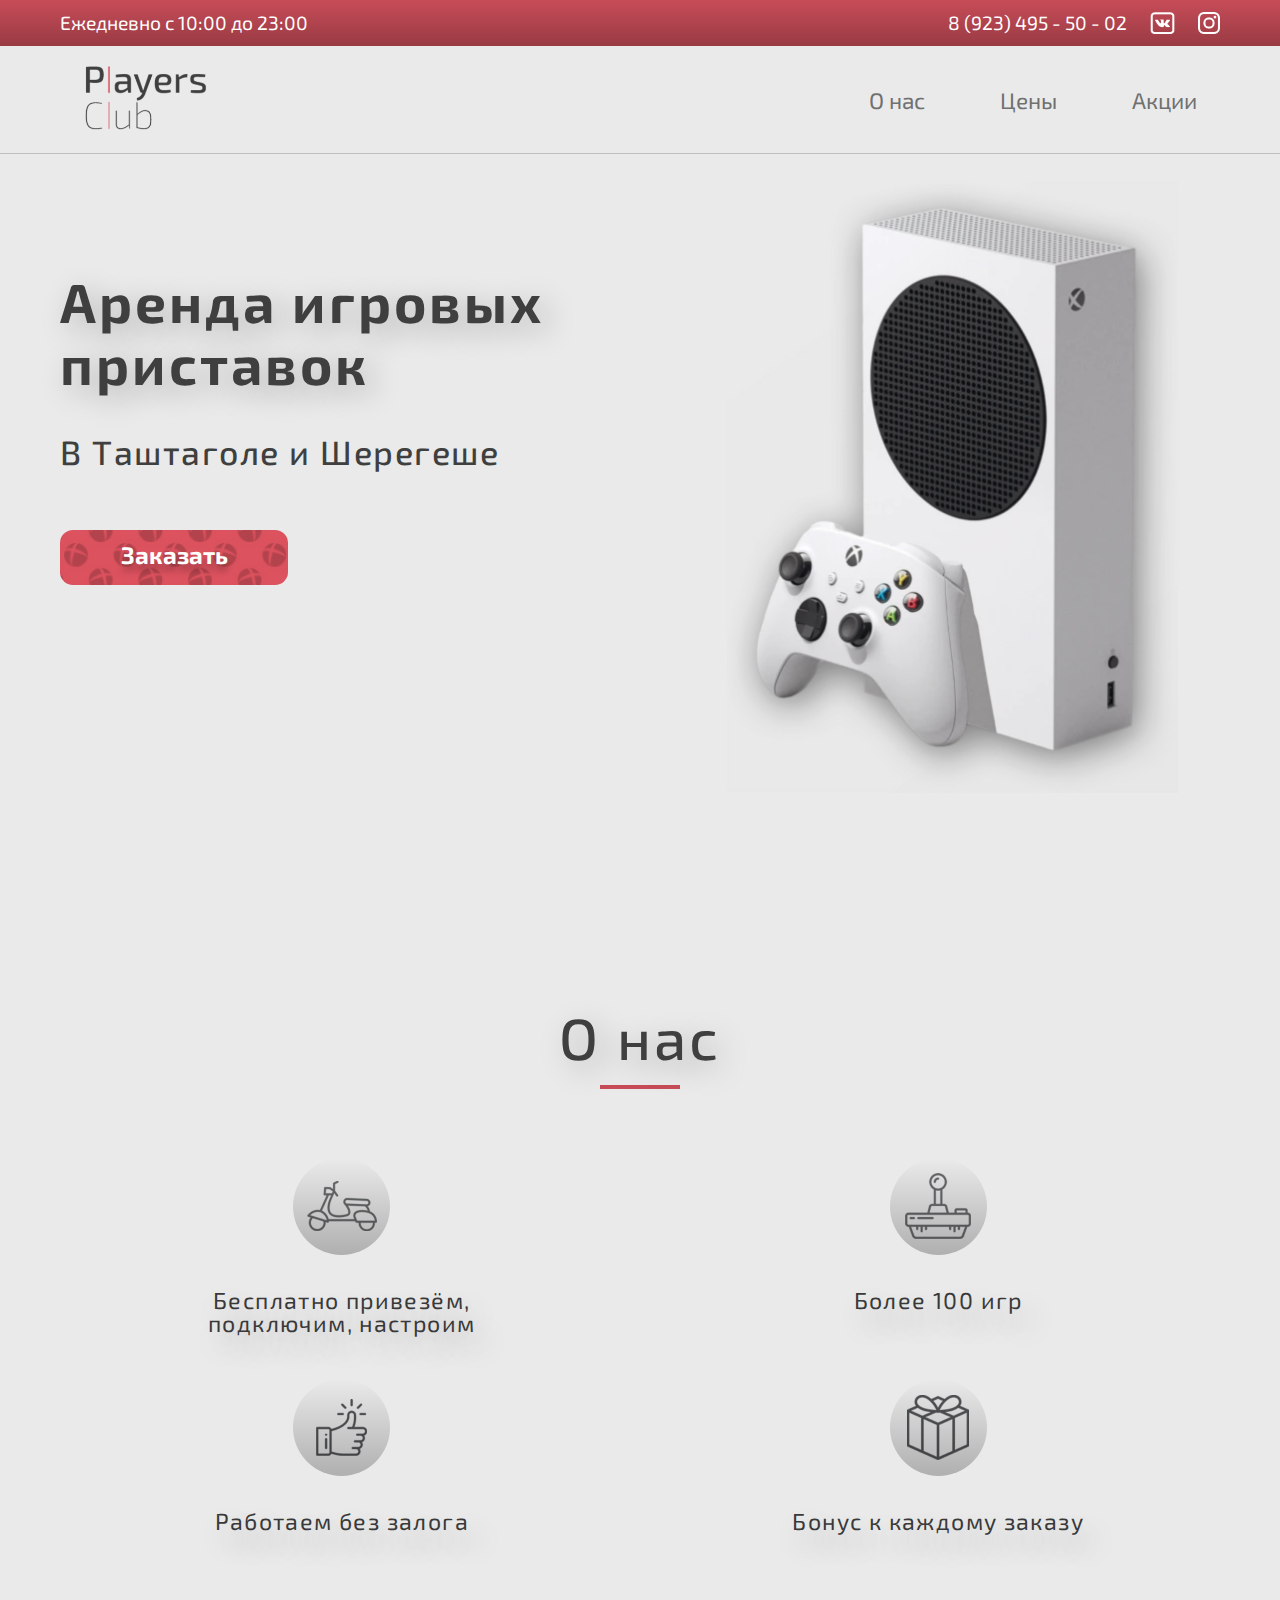
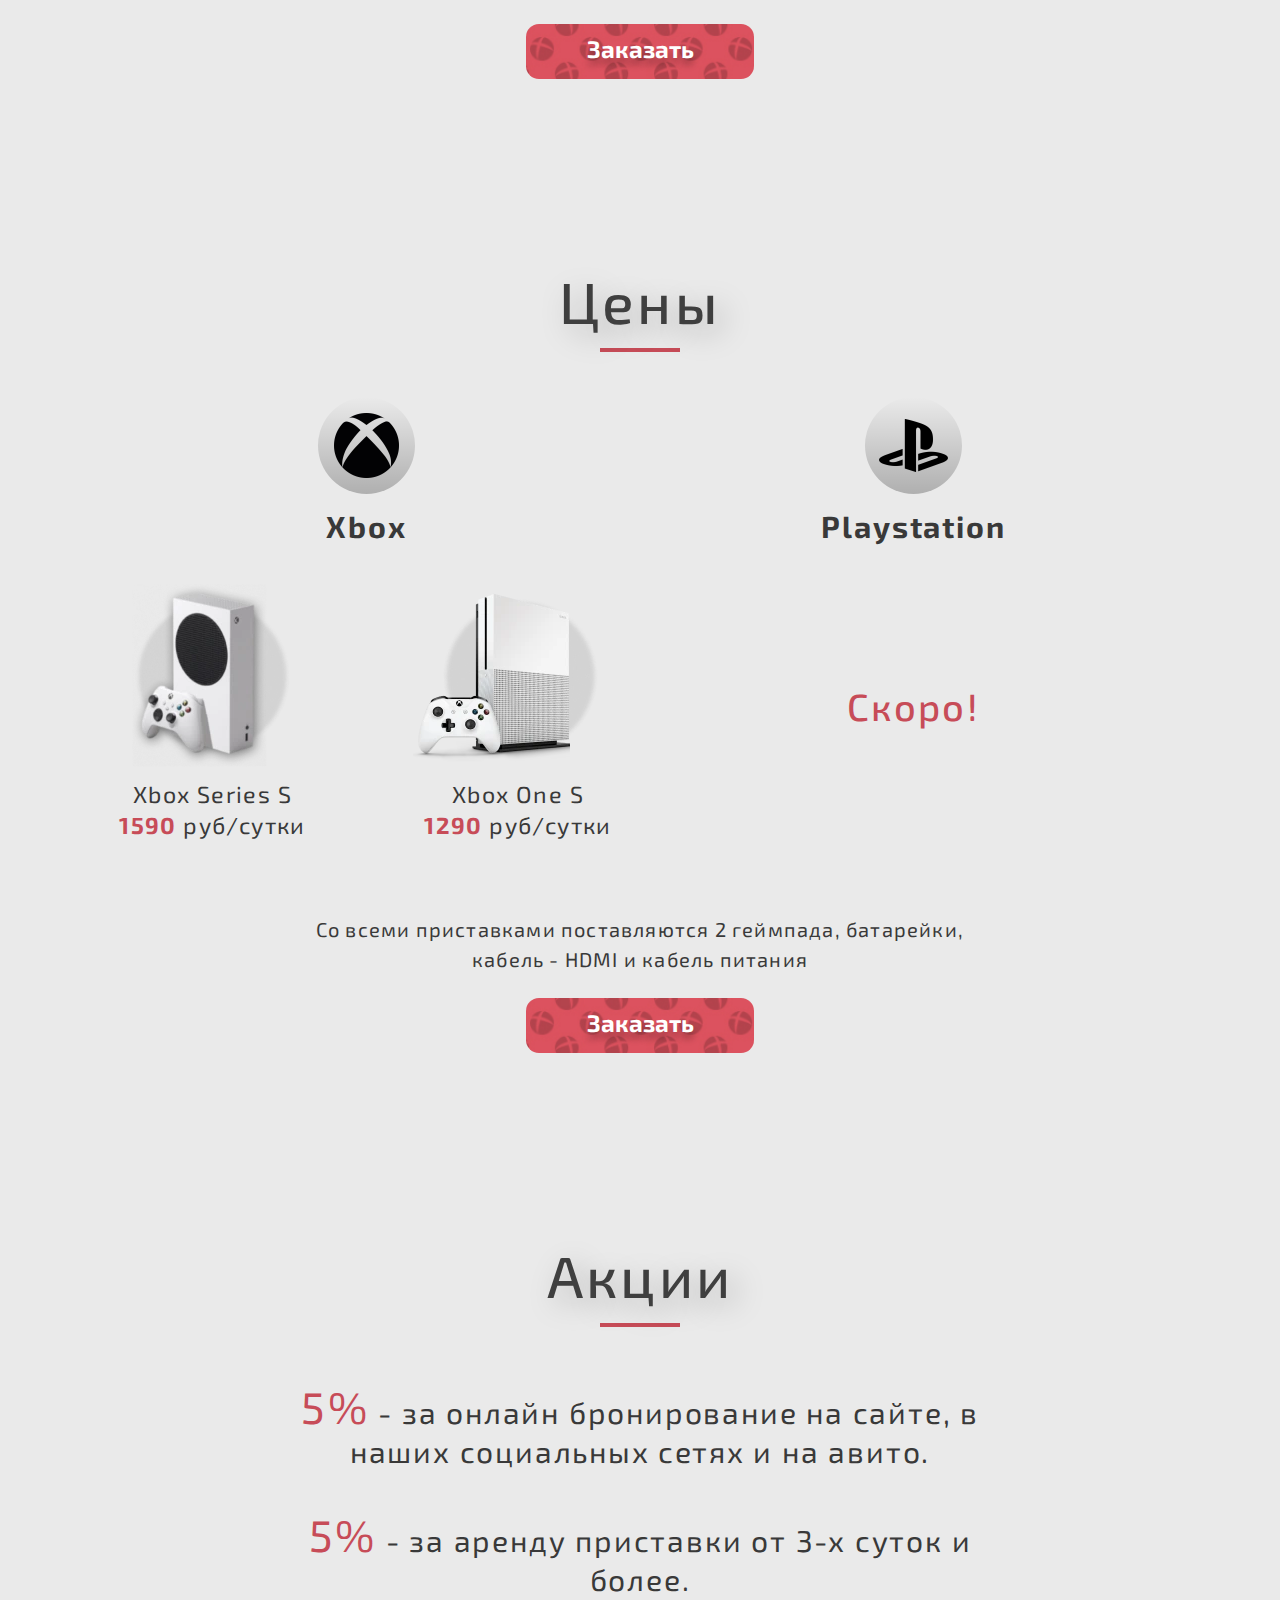
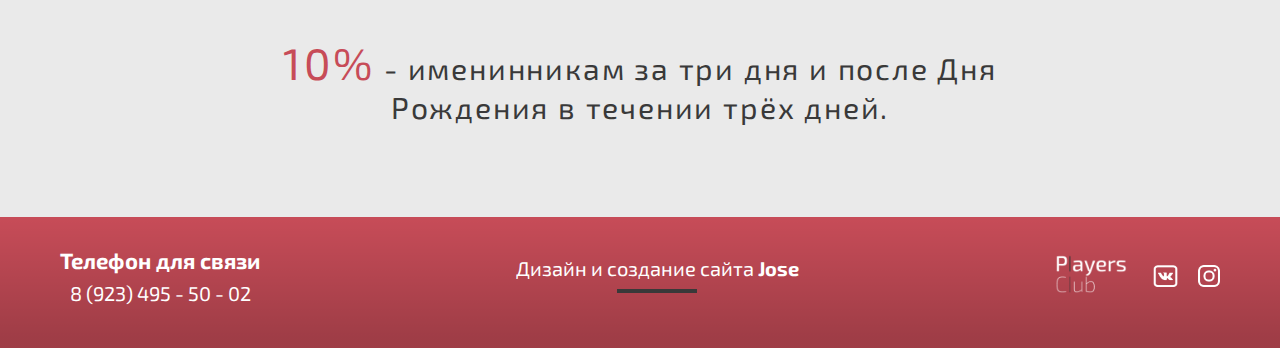
<file: index.html>
<!DOCTYPE html>
<html lang="ru">

<head>
    <meta charset="UTF-8">
    <meta http-equiv="X-UA-Compatible" content="IE=edge">
    <meta name="viewport" content="width=device-width, initial-scale=1.0">
    <link rel="stylesheet" href="css/nullstyle.css">
    <link rel="stylesheet" href="css/style.css">

    <title>Аренда игровых приставок в Таштаголе и Шерегеше</title>
</head>

<body>
    <div class="wrapper">
        <header class="header">
            <div class="header__box">
                <div class="header__supheader supheader">
                    <div class="supheader__container">
                        <div class="supheader__wrap">
                            <div class="supheader__item">
                                <span class="supheader__time">Ежедневно с 10:00 до 23:00</span>
                            </div>
                            <div class="supheader__item">
                                <a href="tel:+79234955002" class="supheader__phone phone">8 (923) 495 - 50 - 02</a>
                                <div class="supheader__social-items social-items">
                                    <a href="https://vk.com/pristavkagesh" class="social-items__link">
                                        <picture class="social-items__picture">
                                            <source class="social-items__source" srcset="img/logo/vk-white.webp"
                                                type="image/webp">
                                            <img class="social-items__image" src="img/logo/vk-white.svg"
                                                alt="VK link" />
                                        </picture>
                                    </a>
                                    <a href="https://instagram.com/players_club_geshtasht?igshid=YmMyMTA2M2Y="
                                        class="social-items__link">
                                        <picture class="social-items__picture">
                                            <source class="social-items__source" srcset="img/logo/inst-white.webp"
                                                type="image/webp">
                                            <img class="social-items__image" src="img/logo/inst-white.svg"
                                                alt="Instagram link" />
                                        </picture>
                                    </a>
                                </div>
                            </div>
                        </div>
                    </div>
                </div>
                <div class="header__subheader subheader">
                    <div class="subheader__container">
                        <div class="subheader__wrap">
                            <div class="subheader__item">
                                <a href="#" class="subheader__logo logo">
                                    <picture class="logo__picture">
                                        <source class="logo__source" srcset="img/logo/logo-big.webp" type="image/webp">
                                        <img class="logo__image" src="img/logo/logo-big.svg" alt="Players Club" />
                                    </picture>
                                </a>
                            </div>
                            <div class="subheader__item">
                                <nav class="subheader__nav">
                                    <ul class="subheader__list">
                                        <li class="subheader__part">
                                            <a data-goto=".main__about-us" href="#about-us" class="subheader__link">О
                                                нас</a>
                                        </li>
                                        <li class="subheader__part">
                                            <a data-goto=".main__price" href="#price" class="subheader__link">Цены</a>
                                        </li>
                                        <li class="subheader__part">
                                            <a data-goto=".main__sale" href="#sale" class="subheader__link">Акции</a>
                                        </li>
                                    </ul>
                                </nav>
                                <div class="subheader__burger burger">
                                    <span class="burger__block">
                                        <span class="burger__item"></span>
                                        <span class="burger__item"></span>
                                        <span class="burger__item"></span>
                                    </span>
                                    <nav class="burger__nav">
                                        <ul class="burger__list">
                                            <li class="burger__li">
                                                <a data-goto=".main__about-us" href="#about-us" class="burger__link">О
                                                    нас</a>
                                            </li>
                                            <li class="burger__li">
                                                <a data-goto=".main__price" href="#price" class="burger__link">Цены</a>
                                            </li>
                                            <li class="burger__li">
                                                <a data-goto=".main__sale" href="#sale" class="burger__link">Акции</a>
                                            </li>
                                        </ul>
                                    </nav>
                                </div>
                            </div>
                        </div>
                    </div>
                </div>
            </div>
        </header>
        <main class="main">
            <a class="main__top" onclick="topFunction()" id="top"">^</a>
            <div class=" main__rent rent">
                <div class="rent__container">
                    <div class="rent__wrap">
                        <div class="rent__text-column">
                            <h1 class="rent__title">Аренда игровых приставок</h1>
                            <h2 class="rent__subtitle">В Таштаголе и Шерегеше</h2>
                            <a href="#popup" class="rent__button button">Заказать</a>
                        </div>
                        <div class="rent__pic-column">
                            <div class="rent__box">
                                <picture class="rent__picture">
                                    <source class="rent__source" srcset="img/content/xbox-big.webp" type="image/webp">
                                    <img class="rent__image" src="img/content/xbox-big.svg" alt="Xbox" />
                                </picture>
                            </div>
                        </div>
                    </div>
                </div>
    </div>
    <div id="about-us" class="main__about-us about-us">
        <div class="about-us__container">
            <div class="about-us__box">
                <div class="about-us__head-block head-block">
                    <h2 class="head-block__title">О нас</h2>
                    <div class="head-block__decor"></div>
                </div>
                <div class="about-us__wrap">
                    <div class="about-us__item">
                        <div class="about-us__round">
                            <picture class="about-us__picture">
                                <source class="about-us__source" srcset="img/logo/scooter.webp" type="image/webp">
                                <img class="about-us__image" src="img/logo/scooter.svg" alt="Доставка" />
                            </picture>
                        </div>
                        <span class="about-us__span">Бесплатно привезём,
                            подключим, настроим</span>
                    </div>
                    <div class="about-us__item">
                        <div class="about-us__round">
                            <picture class="about-us__picture">
                                <source class="about-us__source" srcset="img/logo/joystick.webp" type="image/webp">
                                <img class="about-us__image" src="img/logo/joystick.svg" alt="Больше 100 игр!" />
                            </picture>
                        </div>
                        <span class="about-us__span">Более 100 игр</span>
                    </div>
                    <div class="about-us__item">
                        <div class="about-us__round">
                            <picture class="about-us__picture">
                                <source class="about-us__source" srcset="img/logo/like.webp" type="image/webp">
                                <img class="about-us__image" src="img/logo/like.svg" alt="Без залога" />
                            </picture>
                        </div>
                        <span class="about-us__span">Работаем без залога</span>
                    </div>
                    <div class="about-us__item">
                        <div class="about-us__round">
                            <picture class="about-us__picture">
                                <source class="about-us__source" srcset="img/logo/gift.webp" type="image/webp">
                                <img class="about-us__image" src="img/logo/gift.svg" alt="Бонус" />
                            </picture>
                        </div>
                        <span class="about-us__span">Бонус к каждому заказу</span>
                    </div>
                </div>
                <a href="#popup" class="about-us__button button">Заказать</a>
            </div>
        </div>
    </div>
    <div id="price" class="main__price price">
        <div class="price__container">
            <div class="price__box">
                <div class="price__head-block head-block">
                    <h2 class="head-block__title">Цены</h2>
                    <div class="head-block__decor"></div>
                </div>
                <div class="price__wrap">
                    <div class="price__item">
                        <div class="price__brand-box">
                            <div class="price__round">
                                <picture class="price__picture">
                                    <source class="price__source" srcset="img/logo/xbox.webp" type="image/webp">
                                    <img class="price__image" src="img/logo/xbox.svg" alt="Xbox - логотип" />
                                </picture>
                            </div>
                            <span class="price__span">Xbox</span>
                        </div>
                        <div class="price__console-box console-box">
                            <div class="console-box__item">
                                <picture class="console-box__picture">
                                    <source class="console-box__source" srcset="img/content/console-one.webp"
                                        type="image/webp">
                                    <img class="console-box__image" src="img/content/console-one.png"
                                        alt="Xbox Series S" />
                                </picture>
                                <div class="console-box__descr">
                                    <span class="console-box__span">Xbox Series S</span>
                                    <span class="console-box__span"><span
                                            class="console-box__span console-box__span-red">1590</span>
                                        руб/сутки</span>
                                </div>
                            </div>
                            <div class="console-box__item">
                                <picture class="console-box__picture">
                                    <source class="console-box__source" srcset="img/content/console-two.webp"
                                        type="image/webp">
                                    <img class="console-box__image" src="img/content/console-two.png"
                                        alt="Xbox One S" />
                                </picture>
                                <div class="console-box__descr">
                                    <span class="console-box__span">Xbox One S</span>
                                    <span class="console-box__span"><span
                                            class="console-box__span console-box__span-red">1290</span>
                                        руб/сутки</span>
                                </div>
                            </div>
                        </div>
                    </div>
                    <div class="price__item">
                        <div class="price__brand-box">
                            <div class="price__round">
                                <picture class="price__picture">
                                    <source class="price__source" srcset="img/logo/ps.webp" type="image/webp">
                                    <img class="price__image" src="img/logo/ps.svg" alt="PlayStation - логотип" />
                                </picture>
                            </div>
                            <span class="price__span">Playstation</span>
                        </div>
                        <div class="price__sony-box sony-box">
                            <div class="sony-box__item">
                                <span class="sony-box__coming-soon">Скоро!</span>
                            </div>
                        </div>
                    </div>
                </div>
                <p class="price__text">Со всеми приставками поставляются 2 геймпада, батарейки, кабель - HDMI и
                    кабель питания</p>
                <a href="#popup" class="price__button button">Заказать</a>
            </div>
        </div>
    </div>
    <div id="sale" class="main__sale sale">
        <div class="sale__container">
            <div class="sale__head-block head-block">
                <h2 class="head-block__title">Акции</h2>
                <div class="head-block__decor"></div>
            </div>
            <p class="sale__text"><span class="sale__span">5%</span> - за онлайн бронирование на сайте, в наших
                социальных сетях и на авито.</p>
            <p class="sale__text"><span class="sale__span">5%</span> - за аренду приставки от 3-х суток и более.
            </p>
            <p class="sale__text"><span class="sale__span">10%</span> - именинникам за три дня и после Дня
                Рождения в течении трёх дней.</p>
        </div>
    </div>
    <div id="popup" class="main__popup popup">
        <div class="popup__body">
            <div class="popup__wrap">
                <a href="#" class="popup__close close-popup">X</a>
                <form id="form" action="mail.php" method="POST" class="popup__form form">
                    <div class="form__item">
                        <div class="form__content">
                            <label for="name" class="form__label">Ваше Имя</label>
                            <span class="form__decor">*</span>
                        </div>
                        <input required tabindex="1" name="username" placeholder="Ваше имя" id="name" type="text"
                            class="form__input">
                    </div>
                    <div class="form__item">
                        <div class="form__content">
                            <label for="number" class="form__label">Номер телефона</label>
                            <span class="form__decor">*</span>
                        </div>
                        <input required tabindex="2" name="usernumber" placeholder="Ваш номер телефона" id="number"
                            type="text" class="form__input">
                    </div>
                    <div class="form__item">
                        <div class="form__content">
                            <label for="console" class="form__label">Выберите приставку</label>
                            <span class="form__decor">*</span>
                        </div>
                        <select required tabindex="3" name="console" placeholder="Выберите приставку" id="console"
                            type="text" class="form__input">
                            <option value="Xbox Series S" class="form__option">Xbox Series S</option>
                            <option value="Xbox One S" class="form__option">Xbox One S</option>
                        </select>
                    </div>
                    <div class="form__item">
                        <div class="form__content">
                            <label for="day" class="form__label">Количество суток</label>
                            <span class="form__decor">*</span>
                        </div>
                        <select required tabindex="4" name="day" placeholder="Количество суток" id="day" type="text"
                            class="form__input">
                            <option value="1" class="form__option">1</option>
                            <option value="2" class="form__option">2</option>
                            <option value="3" class="form__option">3 (скидка от 3-ёх дней)</option>
                            <option value="4" class="form__option">4</option>
                            <option value="5" class="form__option">5</option>
                            <option value="6" class="form__option">6</option>
                            <option value="7" class="form__option">7</option>
                            <option value="8" class="form__option">8</option>
                            <option value="9" class="form__option">9</option>
                            <option value="10" class="form__option">10</option>
                            <option value="11" class="form__option">11</option>
                            <option value="12" class="form__option">12</option>
                            <option value="13" class="form__option">13</option>
                            <option value="14" class="form__option">14</option>
                        </select>
                    </div>
                    <div class="form__item">
                        <div class="form__content">
                            <label for="adress" class="form__label">Ваш адрес</label>
                            <span class="form__decor">*</span>
                        </div>
                        <input required tabindex="5" name="useradress" placeholder="Ваш город и адрес" id="adress"
                            type="text" class="form__input">
                    </div>
                    <button id="popup" class="form__button" type="submit">Заказать</button>
                </form>
            </div>
        </div>
    </div>
    <script type="text/javascript" src="js/script.js"></script>
    </main>
    <footer class="footer">
        <div class="footer__container">
            <div class="footer__wrap">
                <div class="footer__contact-block">
                    <span class="contact__span">Телефон для связи</span>
                    <a href="tel:+79234955002" class="contact__number">8 (923) 495 - 50 - 02</a>
                </div>
                <div class="footer__made-by made-by">
                    <span class="made-by__span">Дизайн и создание сайта <span
                            class="made-by__span made-by__span-big">Jose</span></span>
                    <div class="made-by__decor"></div>
                </div>
                <div class="footer__links-block links-block">
                    <a href="#" class="links-block__footer-logo footer-logo">
                        <picture class="footer-logo__picture">
                            <source class="footer-logo__source" srcset="img/logo/logo-footer.webp" type="image/webp">
                            <img class="footer-logo__image" src="img/logo/logo-footer.svg" alt="Players Club" />
                        </picture>
                    </a>
                    <div class="links-block__social">
                        <a href="https://vk.com/pristavkagesh" class="links-block__logo">
                            <picture class="links-block__picture">
                                <source class="links-block__source" srcset="img/logo/vk-white.webp" type="image/webp">
                                <img class="links-block__image" src="img/logo/vk-white.svg" alt="VK" />
                            </picture>
                        </a>
                        <a href="https://instagram.com/players_club_geshtasht?igshid=YmMyMTA2M2Y="
                            class="links-block__logo">
                            <picture class="links-block__picture">
                                <source class="links-block__source" srcset="img/logo/inst-white.webp" type="image/webp">
                                <img class="links-block__image" src="img/logo/inst-white.svg" alt="Instagram" />
                            </picture>
                        </a>
                    </div>
                </div>
            </div>
        </div>
    </footer>
    </div>
</body>

</html>
</file>
<file: css/nullstyle.css>
*,
*::before,
*::after {
  -webkit-box-sizing: border-box;
          box-sizing: border-box;
  margin: 0;
  padding: 0;
  border: 0;
}

li {
  list-style: none;
}

a {
  color: inherit;
}

a,
a:visited {
  text-decoration: none;
}

a:hover {
  text-decoration: none;
}

h1,
h2,
h3,
h4,
h5,
h6 {
  font-weight: inherit;
  font-size: inherit;
}

img {
  vertical-align: top;
}

body,
html {
  height: 100%;
  line-height: 1;
}
</file>
<file: css/style.css>
@import url("https://fonts.googleapis.com/css2?family=Exo+2:wght@100;200;300;400;500;600;700;800;900&display=swap");
body {
  font-family: 'Exo 2', sans-serif;
  background: #EAEAEA;
}

body.lock {
  overflow: hidden;
}

.wrapper {
  overflow: hidden;
  min-height: 100%;
  display: -webkit-box;
  display: -ms-flexbox;
  display: flex;
  -webkit-box-orient: vertical;
  -webkit-box-direction: normal;
      -ms-flex-direction: column;
          flex-direction: column;
}

.main {
  -webkit-box-flex: 1;
  -ms-flex-positive: 1;
  flex-grow: 1;
}

[class*="__container"] {
  max-width: 1190px;
  padding: 0 15px;
  margin: 0 auto;
}

@media (max-width: 1199.98px) {
  [class*="__container"] {
    max-width: 980px;
  }
}

@media (max-width: 991.98px) {
  [class*="__container"] {
    max-width: 850px;
  }
}

@media (max-width: 767.98px) {
  [class*="__container"] {
    max-width: none;
  }
}

.header {
  position: relative;
  min-height: 60px;
}

.header__box {
  position: fixed;
  width: 100%;
  z-index: 98;
  background: #EAEAEA;
}

.header__supheader {
  min-height: 46px;
  padding: 12px 0;
}

.supheader {
  background: -webkit-gradient(linear, left top, left bottom, from(rgba(0, 0, 0, 0)), to(rgba(0, 0, 0, 0.23))), #C74C58;
  background: -webkit-linear-gradient(top, rgba(0, 0, 0, 0) 0%, rgba(0, 0, 0, 0.23) 100%), #C74C58;
  background: -o-linear-gradient(top, rgba(0, 0, 0, 0) 0%, rgba(0, 0, 0, 0.23) 100%), #C74C58;
  background: linear-gradient(180deg, rgba(0, 0, 0, 0) 0%, rgba(0, 0, 0, 0.23) 100%), #C74C58;
}

.supheader__wrap {
  display: -webkit-box;
  display: -ms-flexbox;
  display: flex;
  -ms-flex-wrap: wrap;
      flex-wrap: wrap;
  -webkit-box-align: center;
      -ms-flex-align: center;
          align-items: center;
  -webkit-box-pack: justify;
      -ms-flex-pack: justify;
          justify-content: space-between;
}

.supheader__item {
  display: -webkit-box;
  display: -ms-flexbox;
  display: flex;
  gap: 23px;
  -webkit-box-align: center;
      -ms-flex-align: center;
          align-items: center;
  -webkit-box-pack: justify;
      -ms-flex-pack: justify;
          justify-content: space-between;
}

.supheader__time {
  font-weight: 400;
  font-size: 20px;
  color: #FFFFFF;
}

.supheader__phone {
  display: -webkit-box;
  display: -ms-flexbox;
  display: flex;
}

.supheader__social-items {
  display: -webkit-box;
  display: -ms-flexbox;
  display: flex;
  -ms-flex-wrap: wrap;
      flex-wrap: wrap;
  gap: 23px;
}

.phone {
  font-weight: 400;
  font-size: 20px;
  color: #FFFFFF;
}

.social-items__image {
  max-width: 25px;
  max-height: 22px;
  width: 100%;
  height: 100%;
}

.subheader {
  padding: 15px 0 14px 0;
  border-bottom: 1px solid #BEBEBE;
}

.subheader__wrap {
  display: -webkit-box;
  display: -ms-flexbox;
  display: flex;
  -webkit-box-align: center;
      -ms-flex-align: center;
          align-items: center;
  -webkit-box-pack: justify;
      -ms-flex-pack: justify;
          justify-content: space-between;
  padding: 0 23px;
}

.subheader__list {
  display: -webkit-box;
  display: -ms-flexbox;
  display: flex;
  gap: 77px;
}

.subheader__link {
  font-weight: 400;
  font-size: 24px;
  color: #707070;
}

.subheader__burger {
  display: none;
}

.burger__block {
  display: block;
  cursor: pointer;
  width: 35px;
  height: 34px;
}

.burger__block_active {
  position: fixed;
  z-index: 200;
  display: -webkit-box;
  display: -ms-flexbox;
  display: flex;
  top: 2rem;
  right: 2rem;
  -webkit-transform: translateX(50%);
      -ms-transform: translateX(50%);
          transform: translateX(50%);
}

.burger__block_active .burger__item {
  background: #fff;
}

.burger__block_active .burger__item:nth-child(1) {
  -webkit-transform: rotate(44deg) translate(11px, 17px) scale(1.5);
      -ms-transform: rotate(44deg) translate(11px, 17px) scale(1.5);
          transform: rotate(44deg) translate(11px, 17px) scale(1.5);
  -webkit-transform-origin: right top;
      -ms-transform-origin: right top;
          transform-origin: right top;
}

.burger__block_active .burger__item:nth-child(2) {
  -webkit-transform: scale(0);
      -ms-transform: scale(0);
          transform: scale(0);
}

.burger__block_active .burger__item:nth-child(3) {
  -webkit-transform: rotate(136deg) translate(-37px, 6px) scale(1.5);
      -ms-transform: rotate(136deg) translate(-37px, 6px) scale(1.5);
          transform: rotate(136deg) translate(-37px, 6px) scale(1.5);
  -webkit-transform-origin: left bottom;
      -ms-transform-origin: left bottom;
          transform-origin: left bottom;
}

.burger__item {
  display: block;
  width: 30px;
  height: 2px;
  background: #707070;
  -webkit-transition: -webkit-transform 1s;
  transition: -webkit-transform 1s;
  -o-transition: transform 1s;
  transition: transform 1s;
  transition: transform 1s, -webkit-transform 1s;
}

.burger__item:not(:last-child) {
  margin-bottom: 6px;
}

.burger__list {
  position: fixed;
  width: 100vw;
  height: 100%;
  top: 0%;
  left: -100%;
  z-index: 100;
  background: rgba(0, 0, 0, 0.89);
  display: -webkit-box;
  display: -ms-flexbox;
  display: flex;
  -webkit-box-orient: vertical;
  -webkit-box-direction: normal;
      -ms-flex-direction: column;
          flex-direction: column;
  -webkit-box-align: center;
      -ms-flex-align: center;
          align-items: center;
  -webkit-box-pack: center;
      -ms-flex-pack: center;
          justify-content: center;
  -webkit-transition: all 0.3s;
  -o-transition: all 0.3s;
  transition: all 0.3s;
  overflow: auto;
}

.burger__list_active {
  left: 0;
}

.burger__li:not(:last-child) {
  margin-bottom: 75px;
}

.burger__link {
  color: #fff;
  padding: 25px;
}

.logo__image {
  max-width: 136px;
  max-height: 78px;
  width: 100%;
  height: 100%;
}

.main__top {
  opacity: 0;
  visibility: hidden;
  position: fixed;
  bottom: 16vh;
  right: 3vw;
  z-index: 99;
  background-color: #c74c587c;
  color: white;
  width: 60px;
  height: 60px;
  padding: 15px 0;
  font-weight: 700;
  border-radius: 100%;
  font-size: 35px;
  text-align: center;
  cursor: pointer;
  -webkit-transition: 0.5s all;
  -o-transition: 0.5s all;
  transition: 0.5s all;
}

.main__top:hover {
  background-color: #c74c58;
}

.main__rent {
  padding: 120px 0 90px 0;
}

.main__about-us {
  padding: 120px 0 70px 0;
}

.main__price {
  padding: 120px 0 70px 0;
}

.main__sale {
  padding: 120px 0 90px 0;
}

.rent__wrap {
  display: -webkit-box;
  display: -ms-flexbox;
  display: flex;
  -webkit-box-pack: justify;
      -ms-flex-pack: justify;
          justify-content: space-between;
  padding-right: 64px;
}

.rent__text-column {
  padding-top: 90px;
  -webkit-box-flex: 0;
      -ms-flex: 0 1 535px;
          flex: 0 1 535px;
}

.rent__title {
  font-weight: 700;
  font-size: 59px;
  line-height: 113%;
  letter-spacing: 0.055em;
  color: #3F3F3F;
  text-shadow: 8px 8px 30px rgba(0, 0, 0, 0.25);
}

.rent__title:not(:last-child) {
  margin-bottom: 44px;
}

.rent__subtitle {
  font-weight: 500;
  font-size: 36px;
  letter-spacing: 0.045em;
  color: #3F3F3F;
}

.rent__subtitle:not(:last-child) {
  margin-bottom: 65px;
}

.rent__button {
  display: block;
}

.rent__pic-column {
  -webkit-box-flex: 0;
      -ms-flex: 0 1 453px;
          flex: 0 1 453px;
}

.rent__box {
  position: relative;
  padding-bottom: 135.7615894039735%;
}

.rent__image {
  position: absolute;
  width: 100%;
  top: 0;
  left: 0;
  height: auto;
  -o-object-fit: cover;
     object-fit: cover;
}

.button {
  font-weight: 700;
  font-size: 24px;
  color: #FFFFFF;
  text-shadow: 0px 7px 6px rgba(0, 0, 0, 0.25);
  background: url("../img/content/button.jpg") center/cover no-repeat;
  max-width: 228px;
  min-height: 55px;
  text-align: center;
  padding: 13px 15px;
  border-radius: 13px;
}

.about-us__box {
  display: -webkit-box;
  display: -ms-flexbox;
  display: flex;
  -webkit-box-orient: vertical;
  -webkit-box-direction: normal;
      -ms-flex-direction: column;
          flex-direction: column;
  -webkit-box-align: center;
      -ms-flex-align: center;
          align-items: center;
}

.about-us__head-block:not(:last-child) {
  margin-bottom: 69px;
}

.about-us__wrap {
  display: -webkit-box;
  display: -ms-flexbox;
  display: flex;
  -ms-flex-wrap: wrap;
      flex-wrap: wrap;
  -webkit-box-pack: center;
      -ms-flex-pack: center;
          justify-content: center;
  margin: 0 -119px;
  padding: 0 102.5px;
  row-gap: 49px;
}

.about-us__wrap:not(:last-child) {
  margin-bottom: 100px;
}

.about-us__item {
  display: -webkit-box;
  display: -ms-flexbox;
  display: flex;
  -webkit-box-orient: vertical;
  -webkit-box-direction: normal;
      -ms-flex-direction: column;
          flex-direction: column;
  -webkit-box-align: center;
      -ms-flex-align: center;
          align-items: center;
  -webkit-box-flex: 1;
      -ms-flex: 1 1 50%;
          flex: 1 1 50%;
  padding: 0 119px;
  vertical-align: top;
}

.about-us__round {
  max-width: 100%;
  max-height: 100%;
  width: 97px;
  height: 97px;
  max-width: 100%;
  max-height: 100%;
  background: -webkit-gradient(linear, left top, left bottom, from(rgba(255, 255, 255, 0)), to(rgba(0, 0, 0, 0.25)));
  background: -webkit-linear-gradient(top, rgba(255, 255, 255, 0) 0%, rgba(0, 0, 0, 0.25) 100%);
  background: -o-linear-gradient(top, rgba(255, 255, 255, 0) 0%, rgba(0, 0, 0, 0.25) 100%);
  background: linear-gradient(180deg, rgba(255, 255, 255, 0) 0%, rgba(0, 0, 0, 0.25) 100%);
  border-radius: 100%;
  display: -webkit-box;
  display: -ms-flexbox;
  display: flex;
  -webkit-box-align: center;
      -ms-flex-align: center;
          align-items: center;
  -webkit-box-pack: center;
      -ms-flex-pack: center;
          justify-content: center;
}

.about-us__round:not(:last-child) {
  margin-bottom: 34px;
}

.about-us__span {
  font-weight: 400;
  font-size: 24px;
  text-align: center;
  letter-spacing: 0.06em;
  color: #393939;
  text-shadow: 10px 15px 30px rgba(0, 0, 0, 0.3);
}

.about-us__button {
  display: block;
  width: 100%;
  height: 100%;
}

.head-block__title {
  font-weight: 500;
  font-size: 63px;
  line-height: 113%;
  letter-spacing: 0.055em;
  color: #3F3F3F;
  text-shadow: 8px 8px 30px rgba(0, 0, 0, 0.25);
}

.head-block__title:not(:last-child) {
  margin-bottom: 14px;
}

.head-block__decor {
  width: 80px;
  height: 4px;
  background: #C74C58;
  margin: 0 auto;
}

.price__head-block:not(:last-child) {
  margin-bottom: 45px;
}

.price__wrap {
  display: -webkit-box;
  display: -ms-flexbox;
  display: flex;
  padding: 0 50px;
  -ms-flex-wrap: wrap;
      flex-wrap: wrap;
  margin: 0 -17px;
  -webkit-box-pack: center;
      -ms-flex-pack: center;
          justify-content: center;
}

.price__wrap:not(:last-child) {
  margin-bottom: 74px;
}

.price__item {
  -webkit-box-flex: 0;
      -ms-flex: 0 1 50%;
          flex: 0 1 50%;
  padding: 0 17px;
  -webkit-box-orient: vertical;
  -webkit-box-direction: normal;
      -ms-flex-direction: column;
          flex-direction: column;
  display: -webkit-box;
  display: -ms-flexbox;
  display: flex;
}

.price__brand-box {
  display: -webkit-box;
  display: -ms-flexbox;
  display: flex;
  -webkit-box-orient: vertical;
  -webkit-box-direction: normal;
      -ms-flex-direction: column;
          flex-direction: column;
  -webkit-box-align: center;
      -ms-flex-align: center;
          align-items: center;
}

.price__brand-box:not(:last-child) {
  margin-bottom: 33px;
}

.price__round {
  max-width: 100%;
  max-height: 100%;
  width: 97px;
  height: 97px;
  max-width: 100%;
  max-height: 100%;
  background: -webkit-gradient(linear, left top, left bottom, from(rgba(255, 255, 255, 0)), to(rgba(0, 0, 0, 0.25)));
  background: -webkit-linear-gradient(top, rgba(255, 255, 255, 0) 0%, rgba(0, 0, 0, 0.25) 100%);
  background: -o-linear-gradient(top, rgba(255, 255, 255, 0) 0%, rgba(0, 0, 0, 0.25) 100%);
  background: linear-gradient(180deg, rgba(255, 255, 255, 0) 0%, rgba(0, 0, 0, 0.25) 100%);
  border-radius: 100%;
  display: -webkit-box;
  display: -ms-flexbox;
  display: flex;
  -webkit-box-align: center;
      -ms-flex-align: center;
          align-items: center;
  -webkit-box-pack: center;
      -ms-flex-pack: center;
          justify-content: center;
}

.price__round:not(:last-child) {
  margin-bottom: 17px;
}

.price__span {
  font-weight: 700;
  font-size: 32px;
  letter-spacing: 0.06em;
  color: #393939;
}

.price__console-box {
  display: -webkit-box;
  display: -ms-flexbox;
  display: flex;
  -webkit-box-orient: horizontal;
  -webkit-box-direction: normal;
      -ms-flex-direction: row;
          flex-direction: row;
  -webkit-box-pack: justify;
      -ms-flex-pack: justify;
          justify-content: space-between;
  -webkit-box-align: center;
      -ms-flex-align: center;
          align-items: center;
}

.price__sony-box {
  display: -webkit-box;
  display: -ms-flexbox;
  display: flex;
  -webkit-box-pack: center;
      -ms-flex-pack: center;
          justify-content: center;
  -webkit-box-align: center;
      -ms-flex-align: center;
          align-items: center;
  max-height: 100%;
  height: 100%;
}

.price__text {
  font-weight: 400;
  font-size: 20px;
  line-height: 150%;
  text-align: center;
  letter-spacing: 0.06em;
  color: #393939;
  max-width: 668px;
  width: 100%;
  margin: 0 auto;
}

.price__text:not(:last-child) {
  margin-bottom: 24px;
}

.price__button {
  display: block;
  -ms-flex-item-align: center;
      -ms-grid-row-align: center;
      align-self: center;
  width: 100%;
  height: 100%;
}

.price__box {
  display: -webkit-box;
  display: -ms-flexbox;
  display: flex;
  -webkit-box-orient: vertical;
  -webkit-box-direction: normal;
      -ms-flex-direction: column;
          flex-direction: column;
}

.head-block__title {
  text-align: center;
}

.head-block__title:not(:last-child) {
  margin-bottom: 14px;
}

.console-box__item {
  display: -webkit-box;
  display: -ms-flexbox;
  display: flex;
  -webkit-box-orient: vertical;
  -webkit-box-direction: normal;
      -ms-flex-direction: column;
          flex-direction: column;
  -webkit-box-align: center;
      -ms-flex-align: center;
          align-items: center;
}

.console-box__descr {
  display: -webkit-box;
  display: -ms-flexbox;
  display: flex;
  -webkit-box-orient: vertical;
  -webkit-box-direction: normal;
      -ms-flex-direction: column;
          flex-direction: column;
}

.console-box__span {
  font-weight: 400;
  font-size: 24px;
  line-height: 130%;
  text-align: center;
  letter-spacing: 0.06em;
  color: #393939;
}

.console-box__span-red {
  font-size: 26px;
  font-weight: 700;
  color: #C74C58;
}

.sony-box__item {
  display: -webkit-box;
  display: -ms-flexbox;
  display: flex;
  -webkit-box-orient: vertical;
  -webkit-box-direction: normal;
      -ms-flex-direction: column;
          flex-direction: column;
  -webkit-box-align: center;
      -ms-flex-align: center;
          align-items: center;
}

.sony-box__coming-soon {
  font-weight: 500;
  font-size: 40px;
  letter-spacing: 0.06em;
  color: #C74C58;
}

.sale__head-block:not(:last-child) {
  margin-bottom: 60px;
}

.sale__text {
  font-size: 32px;
  text-align: center;
  letter-spacing: 0.06em;
  color: #393939;
  max-width: 744px;
  line-height: 130%;
  width: 100%;
  margin: 0 auto;
}

.sale__text:not(:last-child) {
  margin-bottom: 44px;
}

.sale__span {
  font-weight: 400;
  font-size: 48px;
  letter-spacing: 0.06em;
  color: #C74C58;
}

.head-block__title:not(:last-child) {
  margin-bottom: 14px;
}

.footer {
  padding: 32px 0 45px 0;
  background: -webkit-gradient(linear, left top, left bottom, from(rgba(0, 0, 0, 0)), color-stop(91.67%, rgba(0, 0, 0, 0.2))), #C74C58;
  background: -webkit-linear-gradient(top, rgba(0, 0, 0, 0) 0%, rgba(0, 0, 0, 0.2) 91.67%), #C74C58;
  background: -o-linear-gradient(top, rgba(0, 0, 0, 0) 0%, rgba(0, 0, 0, 0.2) 91.67%), #C74C58;
  background: linear-gradient(180deg, rgba(0, 0, 0, 0) 0%, rgba(0, 0, 0, 0.2) 91.67%), #C74C58;
}

.footer__wrap {
  display: -webkit-box;
  display: -ms-flexbox;
  display: flex;
  -webkit-box-pack: justify;
      -ms-flex-pack: justify;
          justify-content: space-between;
  -webkit-box-align: center;
      -ms-flex-align: center;
          align-items: center;
  -ms-flex-wrap: wrap;
      flex-wrap: wrap;
  gap: 30px;
}

.footer__contact-block {
  display: -webkit-box;
  display: -ms-flexbox;
  display: flex;
  -webkit-box-orient: vertical;
  -webkit-box-direction: normal;
      -ms-flex-direction: column;
          flex-direction: column;
}

.footer__made-by {
  display: -webkit-box;
  display: -ms-flexbox;
  display: flex;
  -webkit-box-orient: vertical;
  -webkit-box-direction: normal;
      -ms-flex-direction: column;
          flex-direction: column;
}

.footer__links-block {
  display: -webkit-box;
  display: -ms-flexbox;
  display: flex;
  -webkit-column-gap: 20px;
          column-gap: 20px;
  -webkit-box-align: center;
      -ms-flex-align: center;
          align-items: center;
}

.contact__span {
  font-weight: 700;
  font-size: 22px;
  text-align: center;
  color: #FFFFFF;
}

.contact__span:not(:last-child) {
  margin-bottom: 12px;
}

.contact__number {
  font-weight: 400;
  font-size: 20px;
  color: #FFFFFF;
  text-align: center;
}

.made-by__span {
  font-weight: 400;
  font-size: 20px;
  color: #FFFFFF;
}

.made-by__span:not(:last-child) {
  margin-bottom: 11px;
}

.made-by__span-big {
  font-weight: 700;
  font-size: 20px;
  color: #FFFFFF;
}

.made-by__decor {
  width: 80px;
  height: 4px;
  background: #393939;
  margin: 0 auto;
}

.links-block__image {
  max-width: 25px;
  max-height: 22px;
  width: 100%;
  height: 100%;
  -o-object-fit: contain;
     object-fit: contain;
  -o-object-position: center;
     object-position: center;
}

.links-block__social {
  display: -webkit-box;
  display: -ms-flexbox;
  display: flex;
  -webkit-column-gap: 20px;
          column-gap: 20px;
}

.footer-logo__image {
  max-width: 79px;
  max-height: 45px;
  width: 100%;
  height: 100%;
  -o-object-fit: contain;
     object-fit: contain;
  -o-object-position: center;
     object-position: center;
}

.main__popup {
  overflow: auto;
  position: fixed;
  width: 100%;
  height: 100%;
  z-index: 120;
  background: rgba(0, 0, 0, 0.733);
  top: 0;
  left: 0;
  opacity: 0;
  visibility: hidden;
  -webkit-transition: all 0.8s;
  -o-transition: all 0.8s;
  transition: all 0.8s;
}

.main__popup_active {
  opacity: 1;
  visibility: visible;
}

.popup__body {
  min-height: 100%;
  display: -webkit-box;
  display: -ms-flexbox;
  display: flex;
  -webkit-box-align: center;
      -ms-flex-align: center;
          align-items: center;
  -webkit-box-pack: center;
      -ms-flex-pack: center;
          justify-content: center;
  padding: 30px 10px;
}

.popup__wrap {
  background: #BEBEBE;
  max-width: 480px;
  padding: 50px 20px;
  border-radius: 25px;
  position: relative;
  width: 100%;
  display: -webkit-box;
  display: -ms-flexbox;
  display: flex;
  -webkit-box-orient: vertical;
  -webkit-box-direction: normal;
      -ms-flex-direction: column;
          flex-direction: column;
  -webkit-box-pack: center;
      -ms-flex-pack: center;
          justify-content: center;
  -webkit-box-align: center;
      -ms-flex-align: center;
          align-items: center;
}

.popup__close {
  font-size: 33px;
  position: absolute;
  right: 10px;
  top: 10px;
}

.form__item:not(:last-child) {
  margin-bottom: 13px;
}

.form__content:not(:last-child) {
  margin-bottom: 13px;
}

.form__label {
  font-weight: 400;
  font-size: 24px;
  letter-spacing: 0.06em;
  color: #393939;
}

.form__label:not(:last-child) {
  margin-bottom: 13px;
}

.form__decor {
  color: #cf3b3b;
  font-size: 18px;
}

.form__input {
  background: #BEBEBE;
  border: 1px solid #525252;
  border-radius: 10px;
  max-width: 297px;
  width: 100%;
  height: 44px;
  padding: 10px;
  font-size: 17px;
  color: #393939;
}

.form__button {
  display: block;
  width: 100%;
  height: 100%;
  font-weight: 700;
  font-size: 24px;
  color: #FFFFFF;
  text-shadow: 0px 7px 6px rgba(0, 0, 0, 0.25);
  background: url("../img/content/button.jpg") center/cover no-repeat;
  max-width: 228px;
  min-height: 55px;
  text-align: center;
  padding: 13px 15px;
  border-radius: 13px;
  margin: 0 auto;
  cursor: pointer;
}

@media (max-width: 1440px) {
  .supheader__time {
    font-size: calc(15px + (20 - 15) * ((100vw - 300px) / (1440 - 300)));
  }
  .phone {
    font-size: calc(15px + (20 - 15) * ((100vw - 300px) / (1440 - 300)));
  }
  .subheader__link {
    font-size: calc(18px + (24 - 18) * ((100vw - 768px) / (1440 - 768)));
  }
  .subheader__list {
    gap: calc(66px + (77 - 66) * ((100vw - 580px) / (1440 - 580)));
  }
  .rent__wrap {
    padding-right: calc(0px + (64 - 0) * ((100vw - 991.98px) / (1440 - 991.98)));
  }
  .rent__text-column {
    padding-top: 90px;
  }
  .rent__title {
    font-size: calc(30px + (59 - 30) * ((100vw - 300px) / (1440 - 300)));
  }
  .rent__title:not(:last-child) {
    margin-bottom: calc(25px + (44 - 25) * ((100vw - 300px) / (1440 - 300)));
  }
  .rent__subtitle {
    font-size: calc(20px + (36 - 20) * ((100vw - 300px) / (1440 - 300)));
  }
  .rent__subtitle:not(:last-child) {
    margin-bottom: calc(35px + (65 - 35) * ((100vw - 300px) / (1440 - 300)));
  }
  .about-us__wrap {
    row-gap: calc(15px + (49 - 15) * ((100vw - 300px) / (1440 - 300)));
  }
  .about-us__wrap:not(:last-child) {
    margin-bottom: calc(30px + (100 - 30) * ((100vw - 300px) / (1440 - 300)));
  }
  .about-us__span {
    font-size: calc(18px + (24 - 18) * ((100vw - 300px) / (1440 - 300)));
  }
  .head-block__title {
    font-size: calc(28px + (63 - 28) * ((100vw - 300px) / (1440 - 300)));
  }
  .sale__text {
    font-size: calc(18px + (32 - 18) * ((100vw - 300px) / (1440 - 300)));
  }
  .sale__span {
    font-size: calc(20px + (48 - 20) * ((100vw - 300px) / (1440 - 300)));
  }
  .price__span {
    font-size: calc(20px + (32 - 20) * ((100vw - 300px) / (1440 - 300)));
  }
  .console-box__span {
    font-size: calc(19px + (24 - 19) * ((100vw - 300px) / (1440 - 300)));
  }
  .sony-box__coming-soon {
    font-size: calc(25px + (40 - 25) * ((100vw - 300px) / (1440 - 300)));
  }
}

@media (max-width: 1199px) {
  .price__wrap {
    padding: 0;
  }
}

@media (max-width: 991.98px) {
  .about-us__wrap {
    padding: 0 calc(21px + (50 - 21) * ((100vw - 300px) / (991.98 - 300)));
    margin: 0;
  }
  .about-us__item {
    padding: 0;
  }
  .price__wrap {
    -webkit-box-pack: center;
        -ms-flex-pack: center;
            justify-content: center;
  }
  .price__console-box {
    -webkit-column-gap: 50px;
            column-gap: 50px;
  }
  .price__item:not(:last-child) {
    margin-bottom: 60px;
  }
}

@media (max-width: 787px) {
  .footer {
    padding: 11px 0 11px 0;
  }
  .footer__wrap {
    -webkit-box-orient: vertical;
    -webkit-box-direction: normal;
        -ms-flex-direction: column;
            flex-direction: column;
    gap: 12px;
  }
  .footer__contact-block {
    -webkit-box-ordinal-group: 2;
        -ms-flex-order: 1;
            order: 1;
  }
  .footer__made-by {
    -webkit-box-ordinal-group: 4;
        -ms-flex-order: 3;
            order: 3;
  }
  .footer__links-block {
    -webkit-box-ordinal-group: 3;
        -ms-flex-order: 2;
            order: 2;
  }
  .made-by__span {
    font-size: calc(15px + (20 - 15) * ((100vw - 300px) / (787 - 300)));
  }
  .made-by__span:not(:last-child) {
    margin-bottom: 11px;
  }
  .made-by__span-big {
    font-size: calc(15px + (20 - 15) * ((100vw - 300px) / (787 - 300)));
  }
  .contact__span {
    font-size: calc(15px + (22 - 15) * ((100vw - 300px) / (787 - 300)));
  }
  .contact__span:not(:last-child) {
    margin-bottom: 12px;
  }
  .contact__number {
    font-size: calc(16px + (20 - 16) * ((100vw - 300px) / (787 - 300)));
  }
}

@media (max-width: 673px) {
  .header {
    min-height: 90px;
  }
  .main__top {
    bottom: 15vh;
    right: 1vw;
    width: 50px;
    height: 50px;
    padding: 14px 0;
    font-size: 28px;
  }
  .main__top:hover {
    background-color: #c74c58;
  }
  .rent {
    padding: 130px 0 50px 0;
  }
  .rent__wrap {
    -ms-flex-wrap: wrap;
        flex-wrap: wrap;
    -webkit-box-pack: center;
        -ms-flex-pack: center;
            justify-content: center;
    -webkit-box-align: center;
        -ms-flex-align: center;
            align-items: center;
  }
  .rent__text-column {
    -webkit-box-ordinal-group: 3;
        -ms-flex-order: 2;
            order: 2;
    padding-top: 0;
  }
  .rent__pic-column {
    -webkit-box-ordinal-group: 2;
        -ms-flex-order: 1;
            order: 1;
    -webkit-box-flex: 0;
        -ms-flex: 0 1 110px;
            flex: 0 1 110px;
  }
  .rent__title {
    text-align: center;
  }
  .rent__subtitle {
    text-align: center;
  }
  .button {
    max-width: 100%;
  }
  .about-us {
    padding: 70px 0 50px 0;
  }
  .about-us__head-block:not(:last-child) {
    margin-bottom: 45px;
  }
  .about-us__round:not(:last-child) {
    margin-bottom: 20px;
  }
  .price {
    padding: 70px 0 50px 0;
  }
  .price__wrap:not(:last-child) {
    margin-bottom: 45px;
  }
  .price__item:not(:last-child) {
    margin-bottom: 45px;
  }
  .sale {
    padding: 70px 0 50px 0;
  }
  .sale__head-block:not(:last-child) {
    margin-bottom: 45px;
  }
  .sale__text:not(:last-child) {
    margin-bottom: 25px;
  }
}

@media (max-width: 581px) {
  .header {
    min-height: 120px;
  }
  .supheader__wrap {
    -webkit-box-orient: vertical;
    -webkit-box-direction: normal;
        -ms-flex-direction: column;
            flex-direction: column;
    gap: 15px;
  }
  .subheader .burger__block {
    display: -webkit-box;
    display: -ms-flexbox;
    display: flex;
    -webkit-box-orient: vertical;
    -webkit-box-direction: normal;
        -ms-flex-direction: column;
            flex-direction: column;
    -webkit-box-pack: center;
        -ms-flex-pack: center;
            justify-content: center;
  }
  .subheader .burger__block_active {
    display: block;
  }
  .subheader__list {
    display: none;
  }
  .subheader__burger {
    display: block;
  }
  .subheader__wrap {
    padding: 0 0;
  }
  .subheader .logo__image {
    max-width: 83px;
  }
  .burger__link {
    font-size: calc(30px + (40 - 30) * ((100vw - 300px) / (581 - 300)));
  }
  .about-us__wrap {
    -webkit-column-gap: 10px;
            column-gap: 10px;
  }
  .form__item:not(:last-child) {
    margin-bottom: 13px;
  }
}

@media (max-width: 471px) {
  .price__console-box {
    -ms-flex-wrap: wrap;
        flex-wrap: wrap;
  }
  .price__text {
    font-size: 18px;
  }
  .main__top {
    bottom: 3vh;
    right: 2vw;
    width: 45px;
    height: 45px;
    padding: 12px 0;
    font-size: 28px;
  }
  .main__popup {
    overflow: auto;
    position: fixed;
    width: 100%;
    height: 100%;
    z-index: 120;
    background: rgba(0, 0, 0, 0.733);
    top: 0;
    left: 0;
    opacity: 0;
    visibility: hidden;
    -webkit-transition: all 0.8s;
    -o-transition: all 0.8s;
    transition: all 0.8s;
  }
  .main__popup_active {
    opacity: 1;
    visibility: visible;
  }
  .popup__body {
    min-height: 100%;
    display: -webkit-box;
    display: -ms-flexbox;
    display: flex;
    -webkit-box-align: center;
        -ms-flex-align: center;
            align-items: center;
    -webkit-box-pack: center;
        -ms-flex-pack: center;
            justify-content: center;
    padding: 30px 10px;
  }
  .popup__wrap {
    background: #BEBEBE;
    max-width: 480px;
    padding: 50px 20px;
    border-radius: 25px;
    position: relative;
    width: 100%;
    display: -webkit-box;
    display: -ms-flexbox;
    display: flex;
    -webkit-box-orient: vertical;
    -webkit-box-direction: normal;
        -ms-flex-direction: column;
            flex-direction: column;
    -webkit-box-pack: center;
        -ms-flex-pack: center;
            justify-content: center;
    -webkit-box-align: center;
        -ms-flex-align: center;
            align-items: center;
  }
  .popup__form {
    width: 100%;
  }
  .popup__close {
    font-size: 33px;
    position: absolute;
    right: 10px;
    top: 10px;
  }
  .form__item {
    -ms-flex-item-align: center;
        align-self: center;
    display: -webkit-box;
    display: -ms-flexbox;
    display: flex;
    -webkit-box-orient: vertical;
    -webkit-box-direction: normal;
        -ms-flex-direction: column;
            flex-direction: column;
    -webkit-box-align: center;
        -ms-flex-align: center;
            align-items: center;
    -webkit-box-pack: center;
        -ms-flex-pack: center;
            justify-content: center;
  }
  .form__item:not(:last-child) {
    margin-bottom: 13px;
  }
  .form__content:not(:last-child) {
    margin-bottom: 13px;
  }
  .form__label {
    font-weight: 400;
    font-size: 20px;
    letter-spacing: 0.06em;
    color: #393939;
  }
  .form__label:not(:last-child) {
    margin-bottom: 13px;
  }
  .form__decor {
    color: #cf3b3b;
    font-size: 18px;
  }
}
</file>
